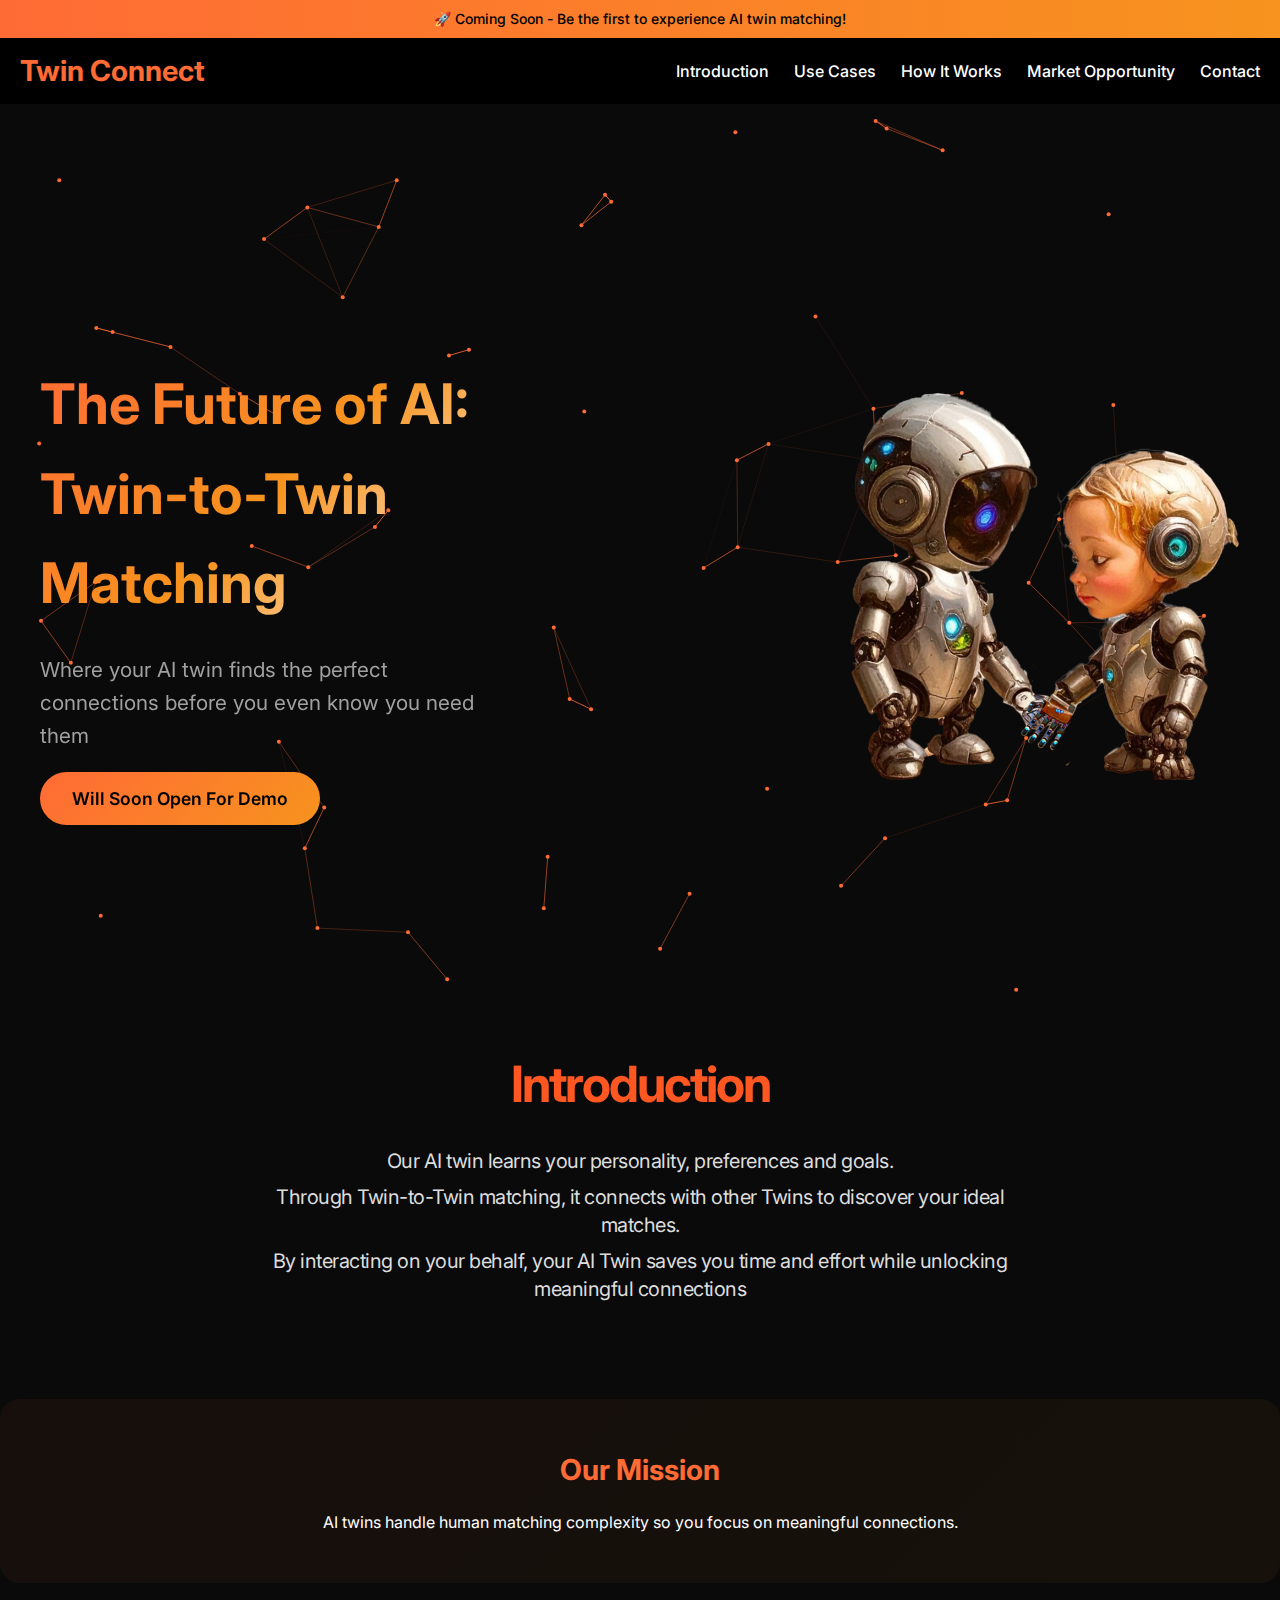
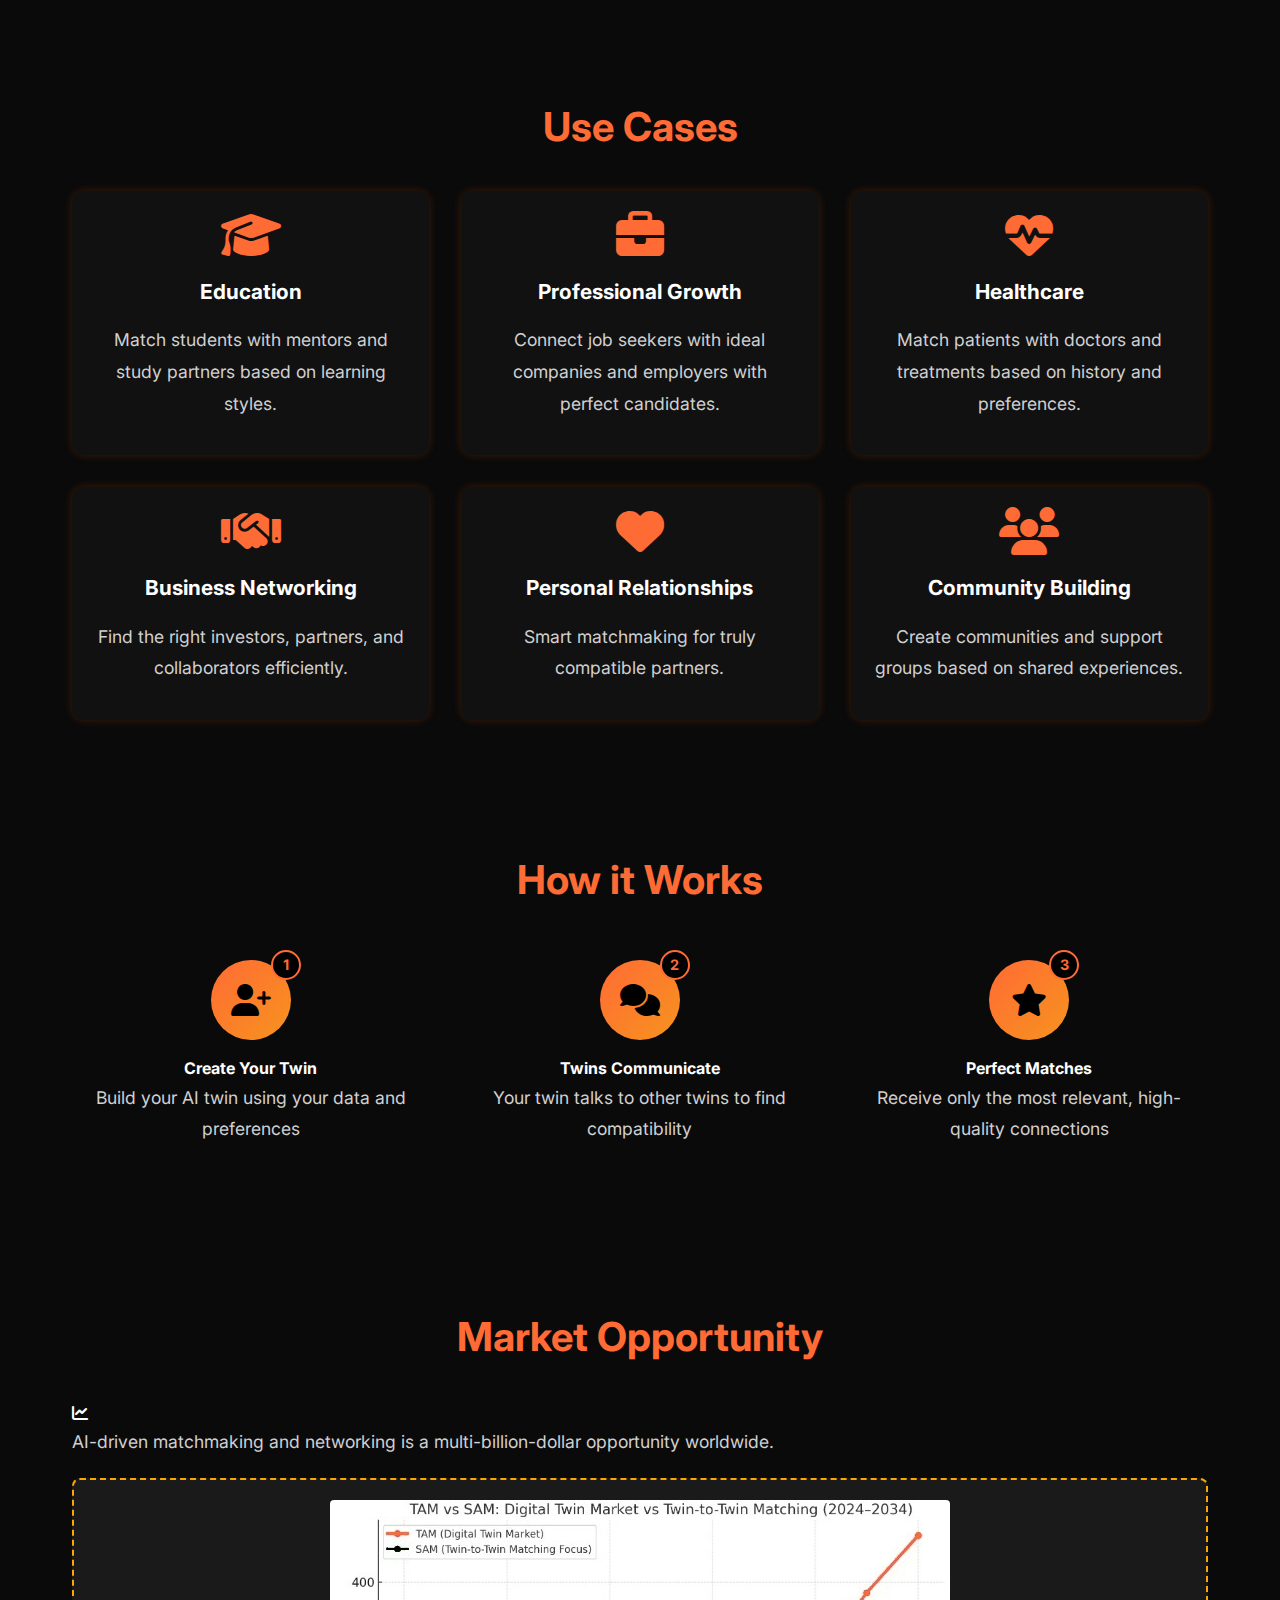
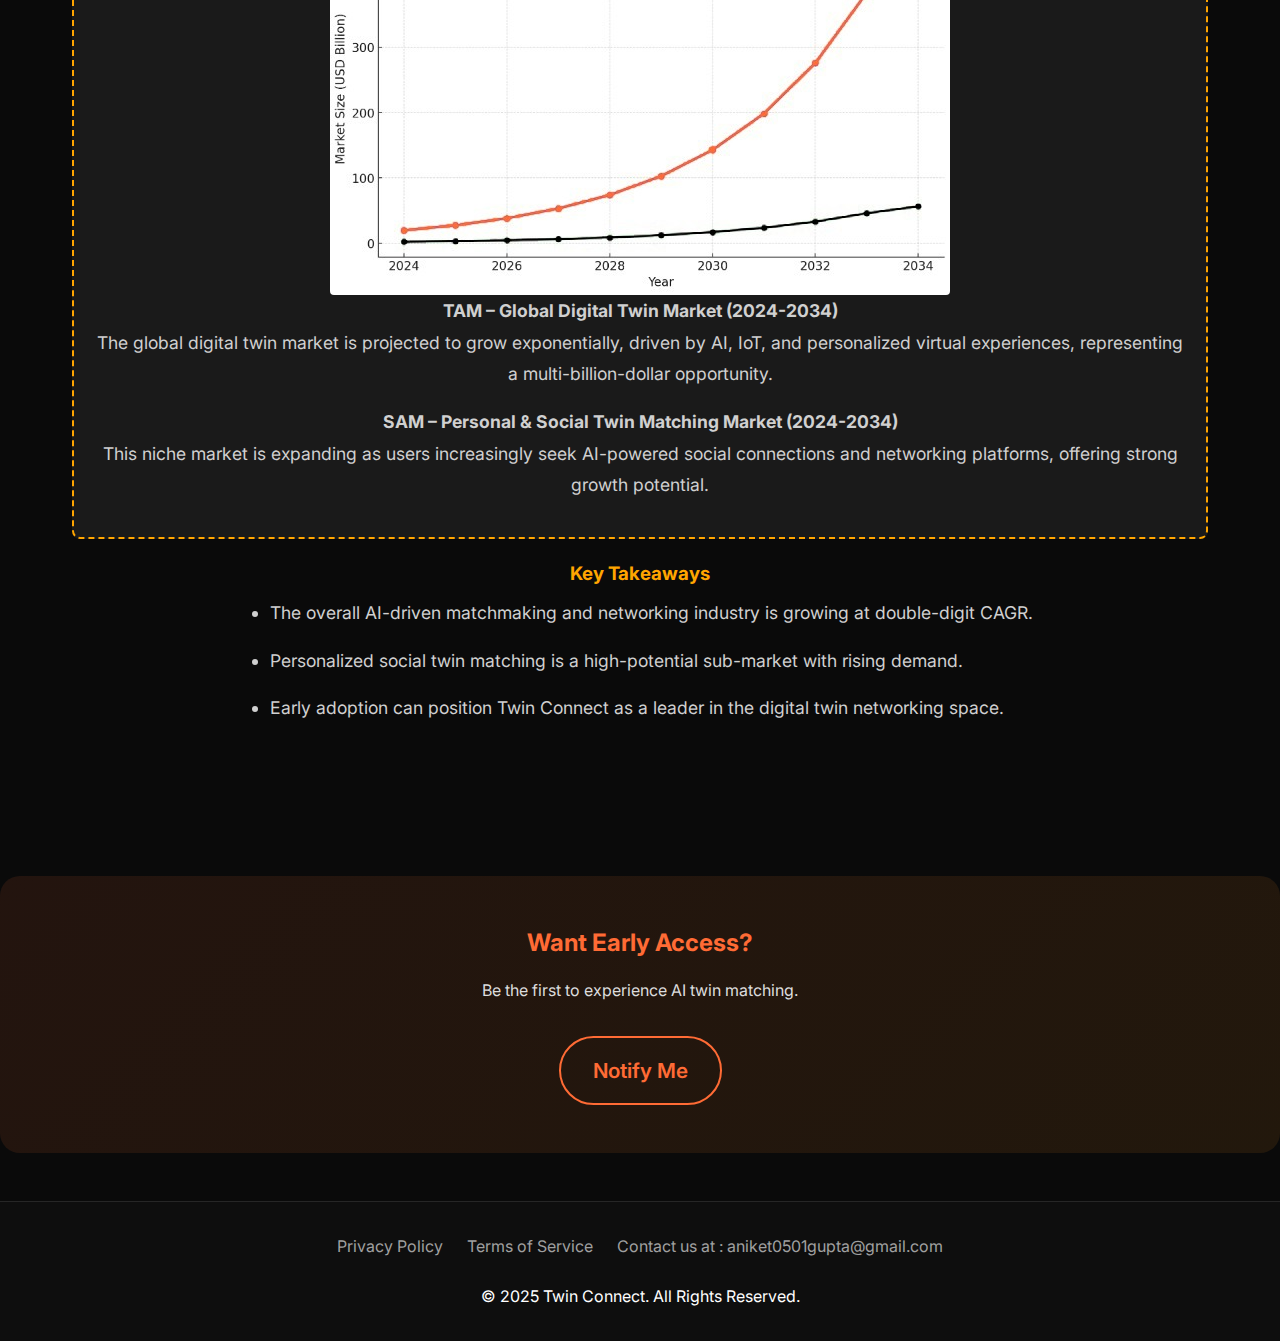
<file: index.html>
<!DOCTYPE html>
<html lang="en">
<head>
  <meta charset="UTF-8">
  <meta name="viewport" content="width=device-width, initial-scale=1.0">
  <title>Twin Connect</title>
  <link href="https://cdnjs.cloudflare.com/ajax/libs/font-awesome/6.5.0/css/all.min.css" rel="stylesheet">
  <link href="https://fonts.googleapis.com/css2?family=Inter:wght@300;400;500;600;700&display=swap" rel="stylesheet">
  <link rel="stylesheet" href="style2.css">
</head>
<body>

<div class="coming-soon-banner">🚀 Coming Soon - Be the first to experience AI twin matching!</div>

<!-- Header -->
<header>
  <div class="header-container">
    <!-- Left: Logo -->
    <a href="#" class="logo">Twin Connect</a>

    <nav class="navbar">
      <ul>
        <li><a href="#intro">Introduction</a></li>
        <li><a href="#use-cases">Use Cases</a></li>
        <li><a href="#how-it-works">How It Works</a></li>
        <li><a href="#market-opportunity">Market Opportunity</a></li>
        <li><a href="#contact">Contact</a></li>
      </ul>
    </nav>
  </div>
</header>

<!-- Hero Section -->
<section class="hero">
  <canvas id="hero-canvas"></canvas>
  <div class="hero-main-content">
    <div class="hero-content">
      <h1>The Future of AI: Twin-to-Twin Matching</h1>
      <p>Where your AI twin finds the perfect connections before you even know you need them</p>
      <a href="#contact" class="cta-button">Will Soon Open For Demo</a>
    </div>
    <div class="robots-container">
      <img src="photos/human2.png" class="robot" alt="Humanoid robot">
      <img src="photos/ai2.png" class="robot" alt="AI brain robot">
    </div>
  </div>
  <div class="glow" id="glow"></div>
</section>

<!-- Introduction -->
<section class="section" id="intro">
  <h2>Introduction</h2>
  <div class="intro-content">
    <div class="intro-text">
      <p>Our AI twin learns your personality, preferences and goals.</p>
      <p>Through Twin-to-Twin matching, it connects with other Twins to discover your ideal matches.</p>
      <p>By interacting on your behalf, your AI Twin saves you time and effort while unlocking meaningful connections</p>
    </div>
  </div>
</section>

<!-- Vision -->
<section class="vision">
  <h3>Our Mission</h3>
  <p>AI twins handle human matching complexity so you focus on meaningful connections.</p>
</section>

<!-- Use Cases -->
<section class="section" id="use-cases">
  <h2>Use Cases</h2>
  <div class="use-cases-grid">
    <div class="use-case"><i class="fas fa-graduation-cap"></i><h4>Education</h4><p>Match students with mentors and study partners based on learning styles.</p></div>
    <div class="use-case"><i class="fas fa-briefcase"></i><h4>Professional Growth</h4><p>Connect job seekers with ideal companies and employers with perfect candidates.</p></div>
    <div class="use-case"><i class="fas fa-heart-pulse"></i><h4>Healthcare</h4><p>Match patients with doctors and treatments based on history and preferences.</p></div>
    <div class="use-case"><i class="fas fa-handshake"></i><h4>Business Networking</h4><p>Find the right investors, partners, and collaborators efficiently.</p></div>
    <div class="use-case"><i class="fas fa-heart"></i><h4>Personal Relationships</h4><p>Smart matchmaking for truly compatible partners.</p></div>
    <div class="use-case"><i class="fas fa-users"></i><h4>Community Building</h4><p>Create communities and support groups based on shared experiences.</p></div>
  </div>
</section>

<!-- How It Works -->
<section class="section" id="how-it-works">
  <h2>How it Works</h2>
  <div class="process-steps">
    <div class="step"><div class="step-icon"><i class="fas fa-user-plus"></i><div class="step-number">1</div></div><h4>Create Your Twin</h4><p>Build your AI twin using your data and preferences</p></div>
    <div class="step"><div class="step-icon"><i class="fas fa-comments"></i><div class="step-number">2</div></div><h4>Twins Communicate</h4><p>Your twin talks to other twins to find compatibility</p></div>
    <div class="step"><div class="step-icon"><i class="fas fa-star"></i><div class="step-number">3</div></div><h4>Perfect Matches</h4><p>Receive only the most relevant, high-quality connections</p></div>
  </div>
</section>

<!-- Market Opportunity -->
<section class="section" id="market-opportunity">
  <h2>Market Opportunity</h2>
  <div class="market-placeholder">
    <i class="fas fa-chart-line"></i>
    <p>AI-driven matchmaking and networking is a multi-billion-dollar opportunity worldwide.</p>

    <!-- Graph Images inside Orange-Dashed Box -->
    <div class="market-images-box">
      <div class="market-images">
        <img src="photos/graph2.jpg" alt="SAM - Serviceable Addressable Market">
        <p class="caption">
          <strong>TAM – Global Digital Twin Market (2024-2034)</strong><br>
          The global digital twin market is projected to grow exponentially, driven by AI, IoT, and personalized virtual experiences, representing a multi-billion-dollar opportunity.
        </p>
        <p class="caption">
          <strong>SAM – Personal & Social Twin Matching Market (2024-2034)</strong><br>
          This niche market is expanding as users increasingly seek AI-powered social connections and networking platforms, offering strong growth potential.
        </p>
      </div>
    </div>

    <!-- Key Insights -->
    <div class="market-insights">
      <h3>Key Takeaways</h3>
      <ul>
        <li>The overall AI-driven matchmaking and networking industry is growing at double-digit CAGR.</li>
        <li>Personalized social twin matching is a high-potential sub-market with rising demand.</li>
        <li>Early adoption can position Twin Connect as a leader in the digital twin networking space.</li>
      </ul>
    </div>

  </div>
</section>

<!-- Contact -->
<section class="contact-cta" id="contact">
  <h2>Want Early Access?</h2>
  <p>Be the first to experience AI twin matching.</p>
  <a href="mailto:aniket0501gupta@gmail.com" class="contact-email">Notify Me</a>
</section>

<!-- Footer -->
<footer>
  <div class="footer-content">
    <div class="footer-links">
      <a href="privacy.html">Privacy Policy</a>
      <a href="terms.html">Terms of Service</a>
      <a href="mailto:aniket0501gupta@gmail.com">Contact us at : aniket0501gupta@gmail.com </a>
    </div>
    <div class="footer-bottom">&copy; 2025 Twin Connect. All Rights Reserved.</div>
  </div>
</footer>


<script src="script2.js"></script>
</body>
</html>
</file>
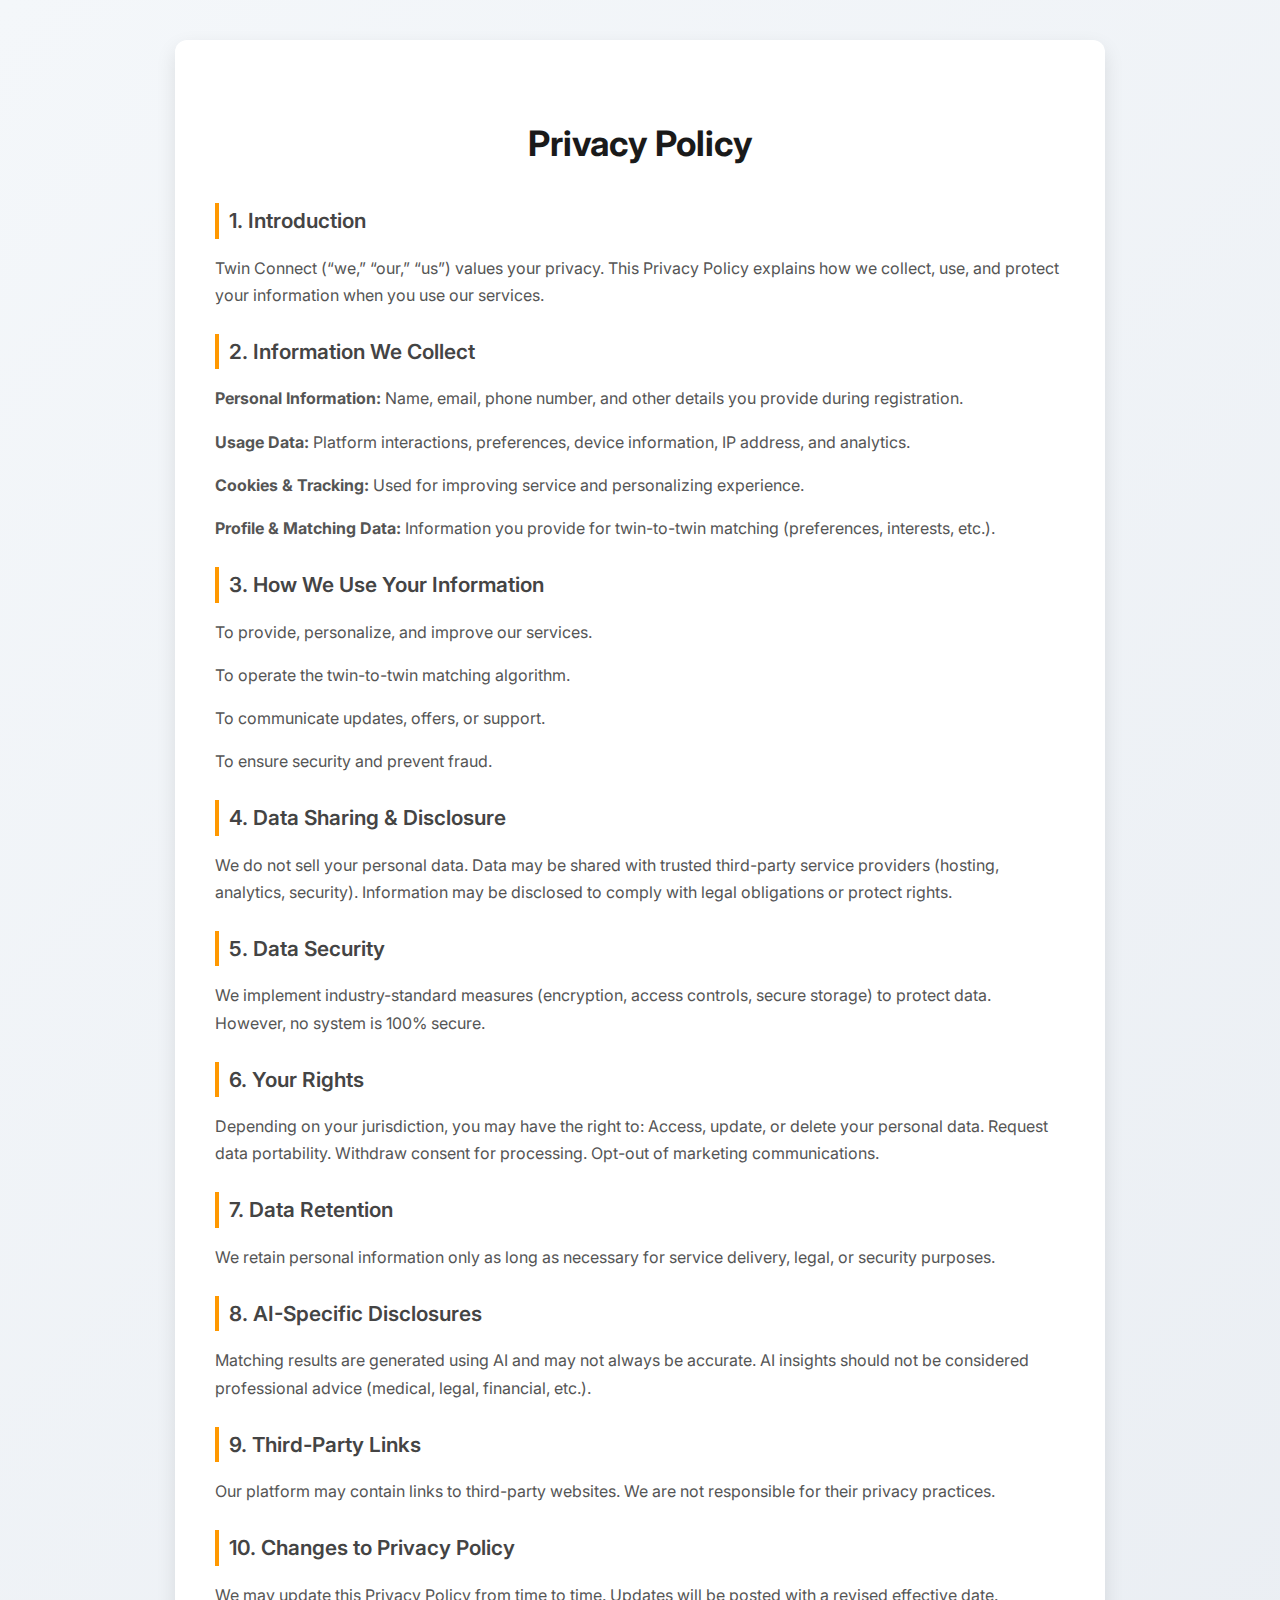
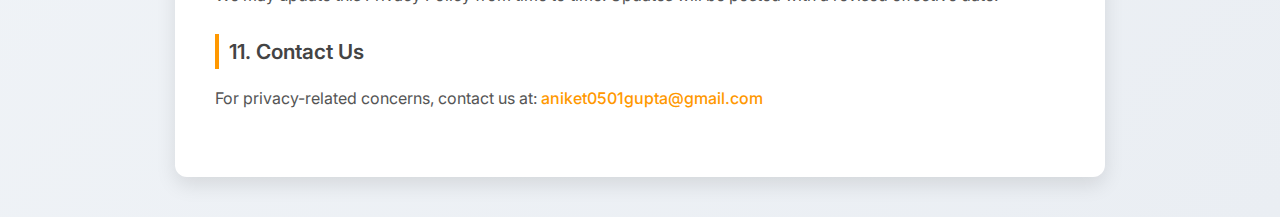
<file: privacy.html>
<!DOCTYPE html>
<html lang="en">
<head>
  <meta charset="UTF-8">
  <meta name="viewport" content="width=device-width, initial-scale=1.0">
  <title>Privacy Policy - Twin Connect</title>
  <link href="https://fonts.googleapis.com/css2?family=Inter:wght@300;400;500;600&display=swap" rel="stylesheet">
  <style>
    body {
      font-family: 'Inter', sans-serif;
      line-height: 1.7;
      margin: 0;
      padding: 40px 20px;
      background: linear-gradient(135deg, #f4f7fa, #eaeef3);
      color: #333;
    }
    .privacy-container {
      max-width: 850px;
      margin: auto;
      background: #fff;
      padding: 50px 40px;
      border-radius: 12px;
      box-shadow: 0 8px 20px rgba(0,0,0,0.1);
      transition: transform 0.2s ease-in-out;
    }
    .privacy-container:hover {
      transform: translateY(-4px);
    }
    h1 {
      text-align: center;
      margin-bottom: 30px;
      color: #1a1a1a;
      font-size: 2.2rem;
      font-weight: 700;
    }
    h2 {
      margin-top: 25px;
      margin-bottom: 10px;
      color: #444;
      font-size: 1.3rem;
      font-weight: 600;
      border-left: 4px solid #ff9800;
      padding-left: 10px;
    }
    p {
      margin-bottom: 15px;
      font-size: 1rem;
      color: #555;
    }
    a {
      color: #ff9800;
      text-decoration: none;
      font-weight: 500;
    }
    a:hover {
      text-decoration: underline;
    }
  </style>
</head>
<body>
  <div class="privacy-container">
    <h1>Privacy Policy</h1>
    
    <h2>1. Introduction</h2>
    <p>Twin Connect (“we,” “our,” “us”) values your privacy. This Privacy Policy explains how we collect, use, and protect your information when you use our services.</p>

    <h2>2. Information We Collect</h2>
    <p><strong>Personal Information:</strong> Name, email, phone number, and other details you provide during registration.</p>
    <p><strong>Usage Data:</strong> Platform interactions, preferences, device information, IP address, and analytics.</p>
    <p><strong>Cookies & Tracking:</strong> Used for improving service and personalizing experience.</p>
    <p><strong>Profile & Matching Data:</strong> Information you provide for twin-to-twin matching (preferences, interests, etc.).</p>

    <h2>3. How We Use Your Information</h2>
    <p>To provide, personalize, and improve our services.</p>
    <p>To operate the twin-to-twin matching algorithm.</p>
    <p>To communicate updates, offers, or support.</p>
    <p>To ensure security and prevent fraud.</p>

    <h2>4. Data Sharing & Disclosure</h2>
    <p>We do not sell your personal data. Data may be shared with trusted third-party service providers (hosting, analytics, security). Information may be disclosed to comply with legal obligations or protect rights.</p>

    <h2>5. Data Security</h2>
    <p>We implement industry-standard measures (encryption, access controls, secure storage) to protect data. However, no system is 100% secure.</p>

    <h2>6. Your Rights</h2>
    <p>Depending on your jurisdiction, you may have the right to: Access, update, or delete your personal data. Request data portability. Withdraw consent for processing. Opt-out of marketing communications.</p>

    <h2>7. Data Retention</h2>
    <p>We retain personal information only as long as necessary for service delivery, legal, or security purposes.</p>

    <h2>8. AI-Specific Disclosures</h2>
    <p>Matching results are generated using AI and may not always be accurate. AI insights should not be considered professional advice (medical, legal, financial, etc.).</p>

    <h2>9. Third-Party Links</h2>
    <p>Our platform may contain links to third-party websites. We are not responsible for their privacy practices.</p>

    <h2>10. Changes to Privacy Policy</h2>
    <p>We may update this Privacy Policy from time to time. Updates will be posted with a revised effective date.</p>

    <h2>11. Contact Us</h2>
    <p>For privacy-related concerns, contact us at: <a href="mailto:aniket0501gupta@gmail.com">aniket0501gupta@gmail.com</a></p>
  </div>
</body>
</html>
</file>
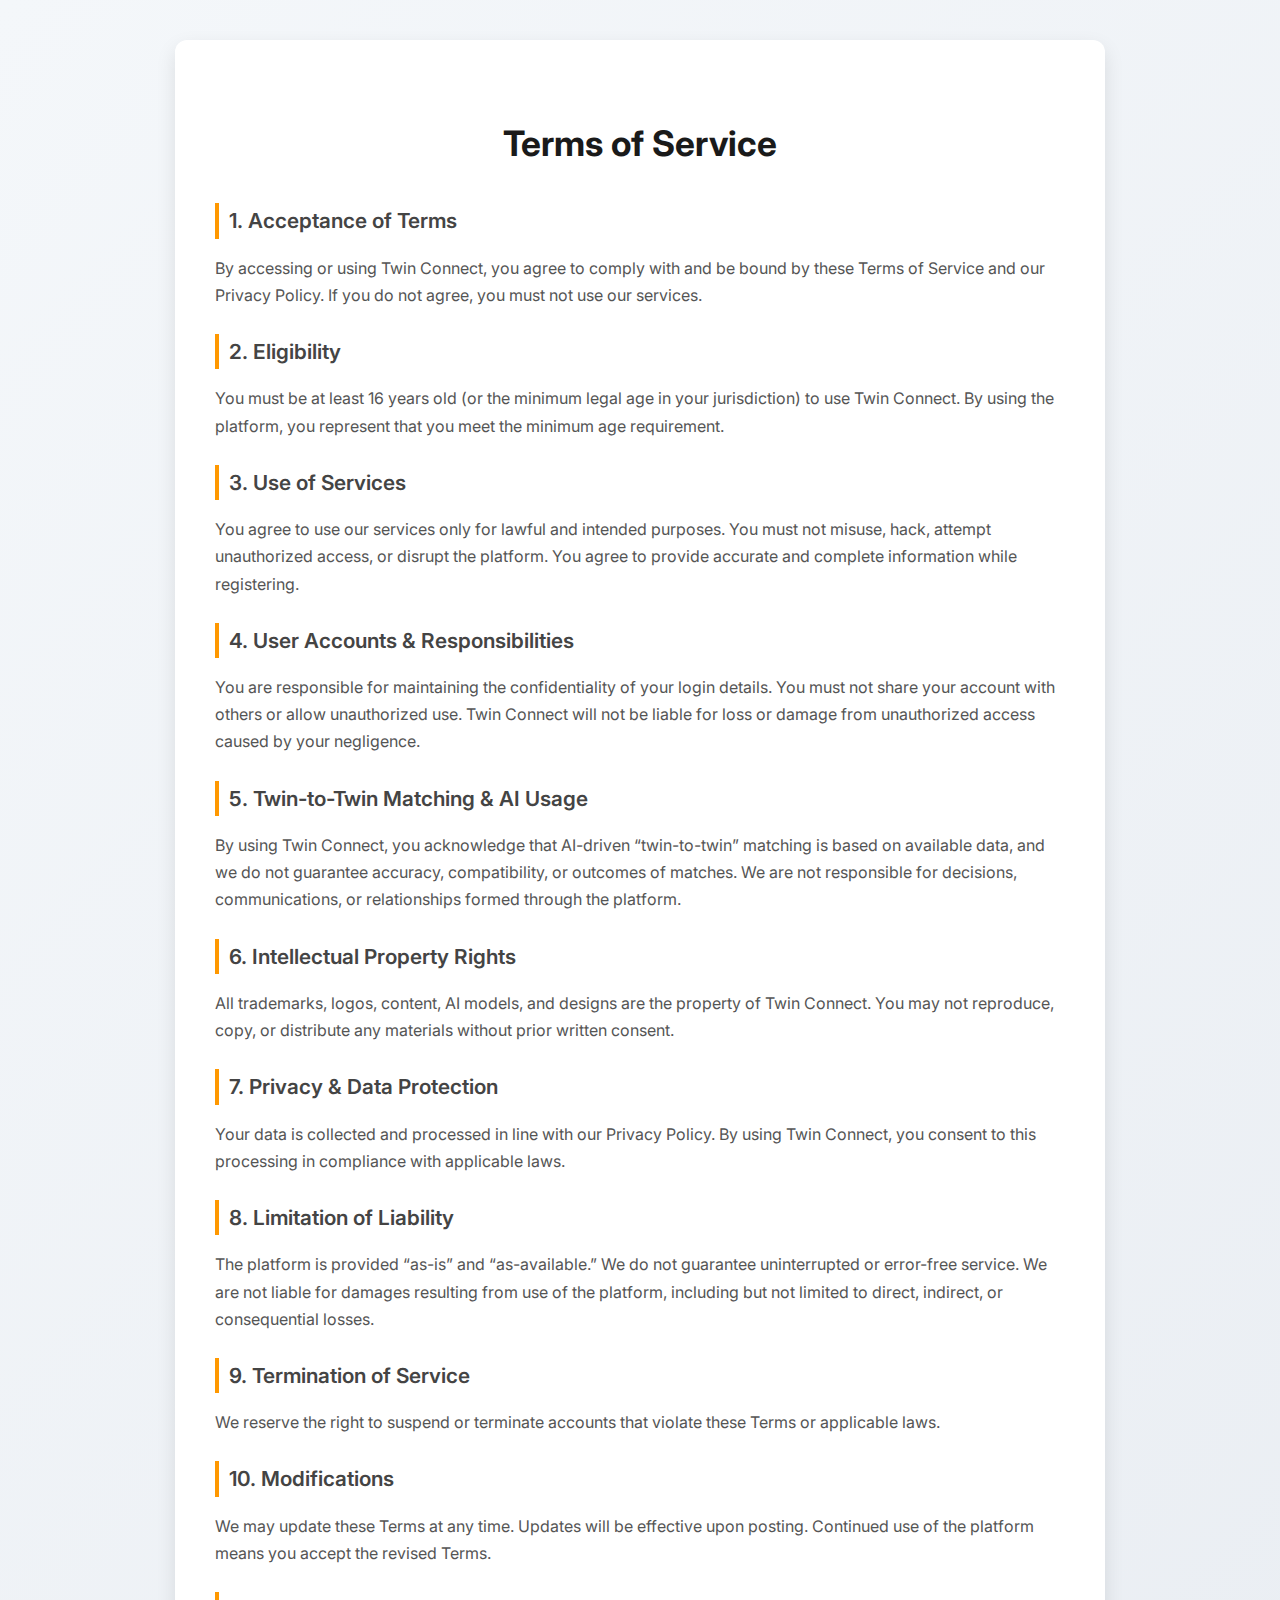
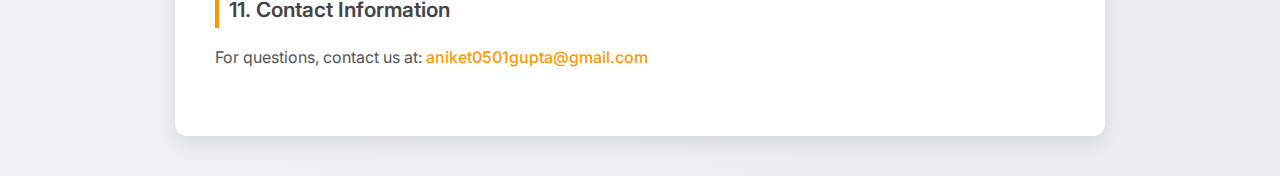
<file: terms.html>
<!DOCTYPE html>
<html lang="en">
<head>
  <meta charset="UTF-8">
  <meta name="viewport" content="width=device-width, initial-scale=1.0">
  <title>Terms of Service - Twin Connect</title>
  <link href="https://fonts.googleapis.com/css2?family=Inter:wght@300;400;500;600&display=swap" rel="stylesheet">
  <style>
    body {
      font-family: 'Inter', sans-serif;
      line-height: 1.7;
      margin: 0;
      padding: 40px 20px;
      background: linear-gradient(135deg, #f4f7fa, #eaeef3);
      color: #333;
    }
    .terms-container {
      max-width: 850px;
      margin: auto;
      background: #fff;
      padding: 50px 40px;
      border-radius: 12px;
      box-shadow: 0 8px 20px rgba(0,0,0,0.1);
      transition: transform 0.2s ease-in-out;
    }
    .terms-container:hover {
      transform: translateY(-4px);
    }
    h1 {
      text-align: center;
      margin-bottom: 30px;
      color: #1a1a1a;
      font-size: 2.2rem;
      font-weight: 700;
    }
    h2 {
      margin-top: 25px;
      margin-bottom: 10px;
      color: #444;
      font-size: 1.3rem;
      font-weight: 600;
      border-left: 4px solid #ff9800;
      padding-left: 10px;
    }
    p {
      margin-bottom: 15px;
      font-size: 1rem;
      color: #555;
    }
    a {
      color: #ff9800;
      text-decoration: none;
      font-weight: 500;
    }
    a:hover {
      text-decoration: underline;
    }
  </style>
</head>
<body>
  <div class="terms-container">
    <h1>Terms of Service</h1>
    
    <h2>1. Acceptance of Terms</h2>
    <p>By accessing or using Twin Connect, you agree to comply with and be bound by these Terms of Service and our Privacy Policy. If you do not agree, you must not use our services.</p>

    <h2>2. Eligibility</h2>
    <p>You must be at least 16 years old (or the minimum legal age in your jurisdiction) to use Twin Connect. By using the platform, you represent that you meet the minimum age requirement.</p>

    <h2>3. Use of Services</h2>
    <p>You agree to use our services only for lawful and intended purposes. You must not misuse, hack, attempt unauthorized access, or disrupt the platform. You agree to provide accurate and complete information while registering.</p>

    <h2>4. User Accounts & Responsibilities</h2>
    <p>You are responsible for maintaining the confidentiality of your login details. You must not share your account with others or allow unauthorized use. Twin Connect will not be liable for loss or damage from unauthorized access caused by your negligence.</p>

    <h2>5. Twin-to-Twin Matching & AI Usage</h2>
    <p>By using Twin Connect, you acknowledge that AI-driven “twin-to-twin” matching is based on available data, and we do not guarantee accuracy, compatibility, or outcomes of matches. We are not responsible for decisions, communications, or relationships formed through the platform.</p>

    <h2>6. Intellectual Property Rights</h2>
    <p>All trademarks, logos, content, AI models, and designs are the property of Twin Connect. You may not reproduce, copy, or distribute any materials without prior written consent.</p>

    <h2>7. Privacy & Data Protection</h2>
    <p>Your data is collected and processed in line with our Privacy Policy. By using Twin Connect, you consent to this processing in compliance with applicable laws.</p>

    <h2>8. Limitation of Liability</h2>
    <p>The platform is provided “as-is” and “as-available.” We do not guarantee uninterrupted or error-free service. We are not liable for damages resulting from use of the platform, including but not limited to direct, indirect, or consequential losses.</p>

    <h2>9. Termination of Service</h2>
    <p>We reserve the right to suspend or terminate accounts that violate these Terms or applicable laws.</p>

    <h2>10. Modifications</h2>
    <p>We may update these Terms at any time. Updates will be effective upon posting. Continued use of the platform means you accept the revised Terms.</p>

    <h2>11. Contact Information</h2>
    <p>For questions, contact us at: <a href="mailto:aniket0501gupta@gmail.com">aniket0501gupta@gmail.com</a></p>
  </div>
</body>
</html>
</file>
<file: style2.css>
/* Reset & Base */
* {
  margin: 0;
  padding: 0;
  box-sizing: border-box;
}

body {
  font-family: 'Inter', sans-serif;
  background: #0a0a0a;
  color: #fff;
  line-height: 1.6;
  overflow-x: hidden;
}

html {
  scroll-behavior: smooth;
}

/* Banner */
.coming-soon-banner {
  background: linear-gradient(90deg, #ff6b35, #f7931e);
  text-align: center;
  padding: 8px 0;
  font-weight: 500;
  font-size: 14px;
  color: #000;
  animation: pulse 2s infinite;
}
@keyframes pulse {
  0%, 100% { opacity: 1; }
  50% { opacity: 0.8; }
}

/* Header */
header {
  background: #000;
  padding: 10px 20px;
  position: sticky;
  top: 0;
  width: 100%;
  z-index: 1000;
}
.header-container {
  display: flex;
  align-items: center;
  justify-content: space-between;
  width: 100%;
}
.logo {
  font-size: 1.8rem;
  font-weight: 700;
  color: #ff6b35;
  text-decoration: none;
  flex: 0 0 auto;
}
.navbar {
  flex: 1;
  display: flex;
  justify-content: flex-end;
}
.navbar ul {
  display: flex;
  list-style: none;
  gap: 25px;
}
.navbar a {
  color: #fff;
  text-decoration: none;
  font-weight: 500;
}
.navbar a:hover {
  color: #ff6b35;
}
.header-right {
  flex: 0 0 auto;
}
.cta-btn {
  background: #ff6b35;
  color: white;
  padding: 8px 16px;
  border-radius: 20px;
  text-decoration: none;
  font-weight: 600;
}
.cta-btn:hover {
  background: #e85a2a;
}

/* Hero */
.hero {
  position: relative;
  min-height: 100vh;
  display: flex;
  align-items: center;
  justify-content: center;
  padding: 8rem 2rem 4rem;
  overflow: hidden;
}
#hero-canvas {
  position: absolute;
  top: 0;
  left: 0;
  width: 100%;
  height: 100%;
  z-index: 0;
}
.hero-main-content {
  display: flex;
  justify-content: space-between;
  align-items: center;
  width: 100%;
  max-width: 1200px;
  position: relative;
  z-index: 2;
  flex-wrap: wrap;
}
.hero-content {
  max-width: 500px;
  padding-right: 2rem;
}
.hero h1 {
  font-size: 3.5rem;
  font-weight: 700;
  margin-bottom: 1.5rem;
  background: linear-gradient(135deg, #ff6b35, #f7931e, #ffffff);
  -webkit-background-clip: text;
  -webkit-text-fill-color: transparent;
}
.hero p {
  font-size: 1.3rem;
  color: #a0a0a0;
  margin-bottom: 2rem;
}
.cta-button {
  background: linear-gradient(135deg, #ff6b35, #f7931e);
  color: #000;
  padding: 1rem 2rem;
  border: none;
  border-radius: 50px;
  font-size: 1.1rem;
  font-weight: 600;
  cursor: pointer;
  text-decoration: none;
  transition: all 0.3s ease;
}
.cta-button:hover {
  transform: translateY(-2px);
  box-shadow: 0 10px 30px rgba(255, 107, 53, 0.3);
}
.robots-container {
  display: flex;
  justify-content: flex-end;
  align-items: flex-end;
  width: 50%;
}
.robot {
  width: 220px;
  margin-left: -50px;
  transition: all 2s ease;
}
.glow {
  position: absolute;
  bottom: 160px;
  left: 50%;
  transform: translateX(-50%);
  width: 220px;
  height: 220px;
  background: radial-gradient(circle, rgba(0, 255, 255, 0.7), transparent 70%);
  border-radius: 50%;
  opacity: 0;
  transition: opacity 0.5s ease;
  z-index: 2;
  filter: blur(25px);
}

/* Sections */
.section {
  padding: 4rem 2rem;
  max-width: 1200px;
  margin: 0 auto;
  scroll-margin-top: 80px;
}
.section h2 {
  font-size: 2.5rem;
  font-weight: 700;
  text-align: center;
  margin-bottom: 2rem;
  color: #ff6b35;
}
.section p, .section li {
  font-size: 1.1rem;
  line-height: 1.8;
  color: #d0d0d0;
  margin-bottom: 1rem;
}

/* Intro Section */
#intro {
  display: flex;
  flex-direction: column;
  align-items: center;     
  justify-content: center; 
  text-align: center;
  padding: 40px 20px;
}
#intro .intro-content {
  max-width: 800px;
  margin: 0 auto;
}
#intro h2 {
  font-size: 50px;
  letter-spacing: -2px;
  margin-bottom: 15px;
  color: #ff5722;
  font-weight: 700;
}
#intro p {
  font-size: 20px;
  line-height: 1.4;
  letter-spacing: -0.5px;
  margin: 8px 0;
  color: #ddd;
}
#intro .intro-image {
  margin-top: 20px;
}
#intro .intro-image img {
  max-width: 100%;
  border-radius: 12px;
}

/* Vision */
.vision {
  background: linear-gradient(135deg, rgba(255,107,53,0.05), rgba(247,147,30,0.05));
  border-radius: 20px;
  padding: 3rem;
  text-align: center;
  margin: 3rem 0;
}
.vision h3 {
  font-size: 1.8rem;
  color: #ff6b35;
  margin-bottom: 1rem;
}

/* Use Cases */
.use-cases-grid {
  display: grid;
  grid-template-columns: repeat(auto-fit, minmax(300px, 1fr));
  gap: 2rem;
  margin-top: 2rem;
}
.use-case {
  background: #111;
  padding: 20px;
  border-radius: 12px;
  text-align: center;
  transition: all 0.3s ease-in-out;
  box-shadow: 0 0 10px rgba(255, 102, 0, 0.2);
}
.use-case:hover {
  transform: translateY(-8px);
  box-shadow: 0 0 25px rgba(255, 102, 0, 0.8),
              0 0 50px rgba(255, 102, 0, 0.4);
}
.use-case i {
  font-size: 3rem;
  color: #ff6b35;
  margin-bottom: 1rem;
}
.use-case h4 {
  font-size: 1.3rem;
  margin-bottom: 1rem;
  color: #fff;
}

/* Process Steps */
.process-steps {
  display: flex;
  justify-content: space-between;
  align-items: center;
  flex-wrap: wrap;
  gap: 2rem;
  margin: 3rem 0;
}
.step {
  flex: 1;
  min-width: 250px;
  text-align: center;
  position: relative;
}
.step-icon {
  width: 80px;
  height: 80px;
  background: linear-gradient(135deg, #ff6b35, #f7931e);
  border-radius: 50%;
  display: flex;
  align-items: center;
  justify-content: center;
  margin: 0 auto 1rem;
  font-size: 2rem;
  color: #000;
  position: relative;
}
.step-number {
  position: absolute;
  top: -10px;
  right: -10px;
  width: 30px;
  height: 30px;
  background: #000;
  border: 2px solid #ff6b35;
  border-radius: 50%;
  display: flex;
  align-items: center;
  justify-content: center;
  font-size: 0.9rem;
  font-weight: 700;
  color: #ff6b35;
}

/* Market Section */
.market-insights {
  margin: 1.5rem auto;
  text-align: center;
  max-width: 90%;
}
.market-insights h3 {
  color: orange;
  margin-bottom: 0.5rem;
}
.market-insights ul {
  list-style-type: disc;
  display: inline-block;
  margin: 0 auto;
  padding-left: 1.5rem;
  text-align: left;
  color: #ccc;
  line-height: 1.6;
}

/* Container for graphs */
.market-images-box {
  border: 2px dashed orange;
  padding: 20px;
  margin: 20px 0;
  border-radius: 8px;
  display: flex;
  flex-direction: column;
  gap: 20px;
  background-color: #1a1a1a;
  align-items: center;
  text-align: center;
}
.market-images-box img {
  max-width: 100%;
  height: auto;
  display: block;
  margin: 0 auto;
  border-radius: 4px;
}

/* Key Takeaways */
.key-takeaways-box {
  border: 2px dashed orange;
  padding: 20px;
  margin: 30px auto;
  border-radius: 8px;
  max-width: 800px;
  background: #1a1a1a;
  text-align: left;
}
.key-takeaways-box h3 {
  text-align: center;
  color: orange;
  margin-bottom: 15px;
}
.key-takeaways-box ul {
  list-style-type: disc;
  padding-left: 20px;
}
.key-takeaways-box li {
  margin-bottom: 10px;
  color: #fff;
}

/* Contact */
.contact-cta {
  background: linear-gradient(135deg, rgba(255,107,53,0.1), rgba(247,147,30,0.1));
  border-radius: 20px;
  padding: 3rem;
  text-align: center;
  margin: 3rem 0;
}
.contact-cta h2 {
  margin-bottom: 1rem;
  color: #ff6b35;
}
.contact-cta p {
  margin-bottom: 2rem;
  color: #ddd;
}
.contact-email {
  font-size: 1.3rem;
  color: #ff6b35;
  text-decoration: none;
  font-weight: 600;
  border: 2px solid #ff6b35;
  padding: 1rem 2rem;
  border-radius: 50px;
  transition: all 0.3s ease;
  display: inline-block;
}
.contact-email:hover {
  background: #ff6b35;
  color: #000;
  transform: translateY(-2px);
}

/* Footer */
footer {
  background: rgba(255,255,255,0.02);
  border-top: 1px solid rgba(255,255,255,0.1);
  padding: 2rem 2rem;
  text-align: center;
}
.footer-links {
  display: flex;
  justify-content: center;
  gap: 1.5rem;
  margin-bottom: 1.5rem;
  flex-wrap: wrap;
}
.footer-links a {
  color: #a0a0a0;
  text-decoration: none;
  transition: color 0.3s ease;
}
.footer-links a:hover {
  color: #ff6b35;
}

/* Responsive */
@media (max-width: 768px) {
  .hero-main-content {
    flex-direction: column;
    align-items: center;
  }
  .hero-content {
    max-width: 100%;
    padding-right: 0;
    text-align: center;
  }
  .hero h1, .hero p {
    text-align: center;
  }
  .robots-container {
    justify-content: center;
  }
  .header-container {
    flex-direction: column;
    gap: 10px;
  }
  .navbar ul {
    flex-direction: column;
    gap: 10px;
    text-align: center;
  }
}

/* Reduce gap above Market Opportunity */
#market-opportunity {
  margin-top: 2rem;
  padding-top: 0;
}
.market-insights {
  margin-top: 1rem;
}
</file>
